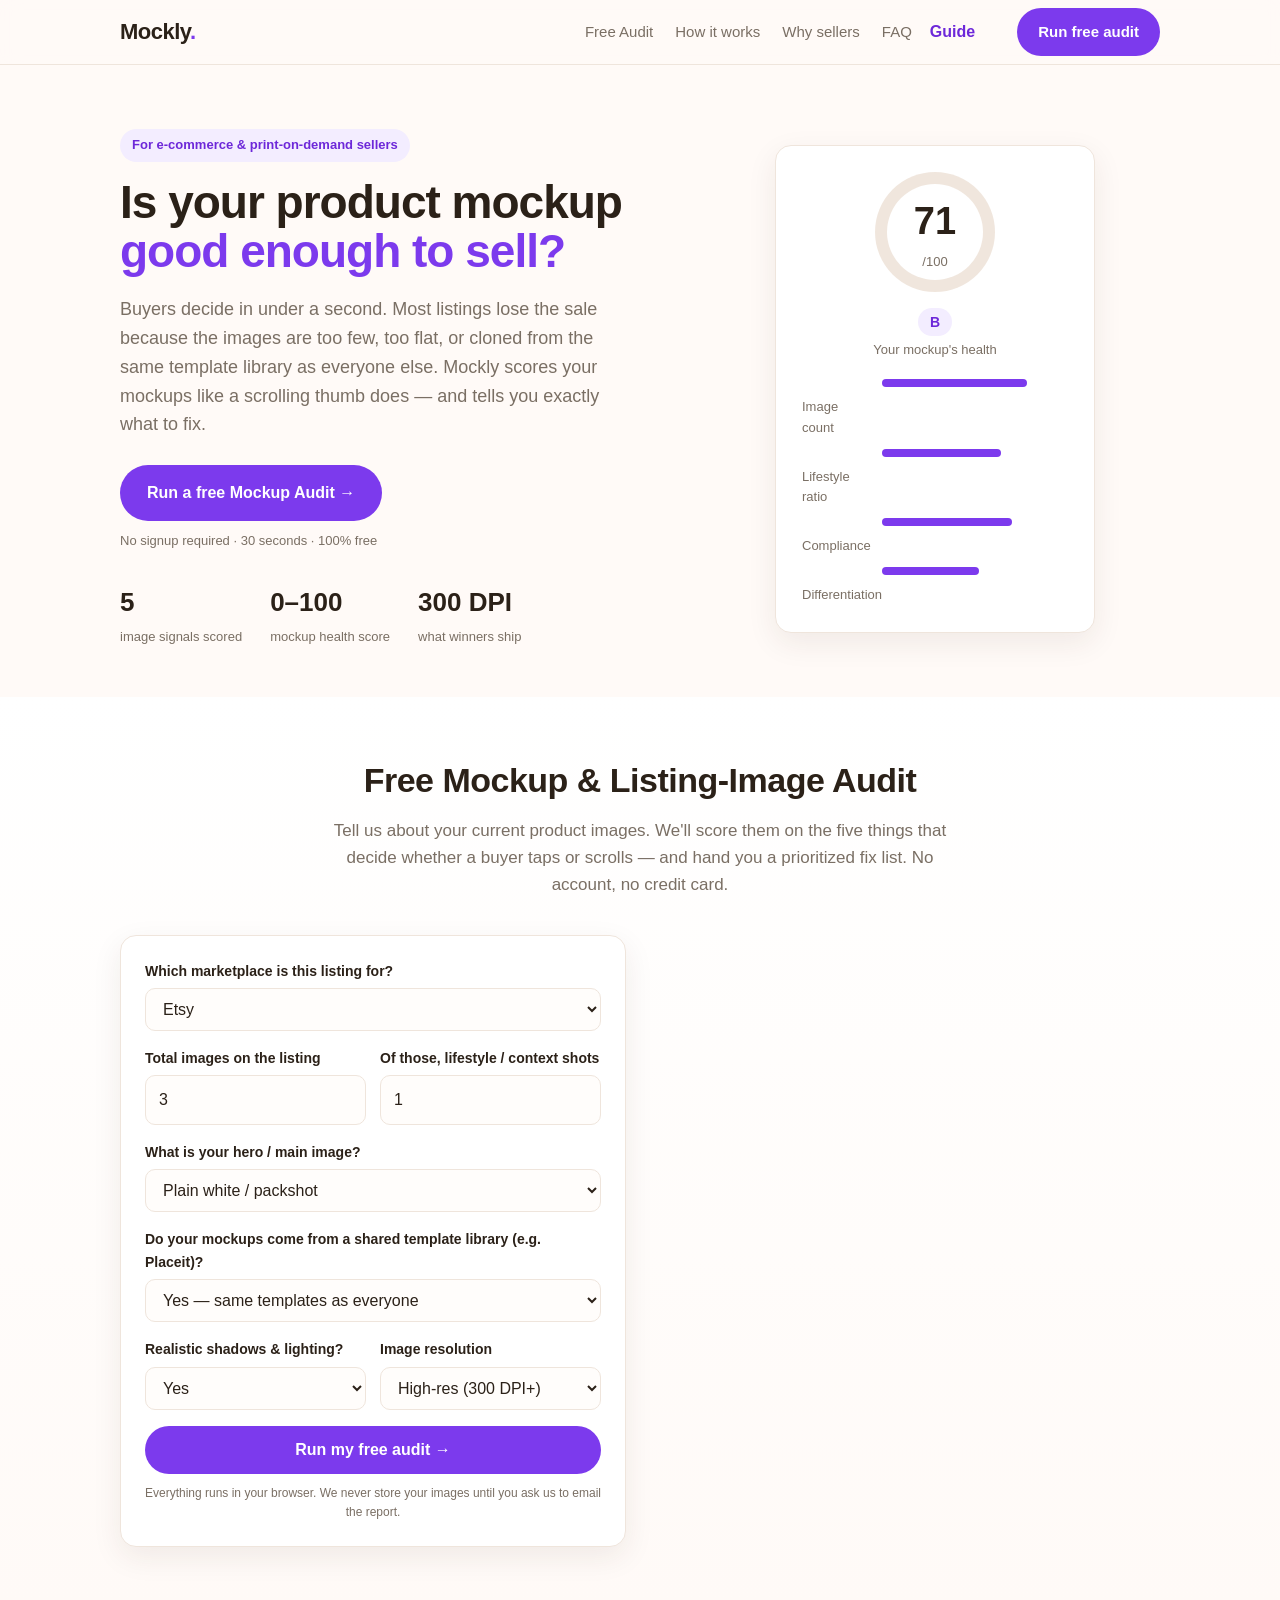
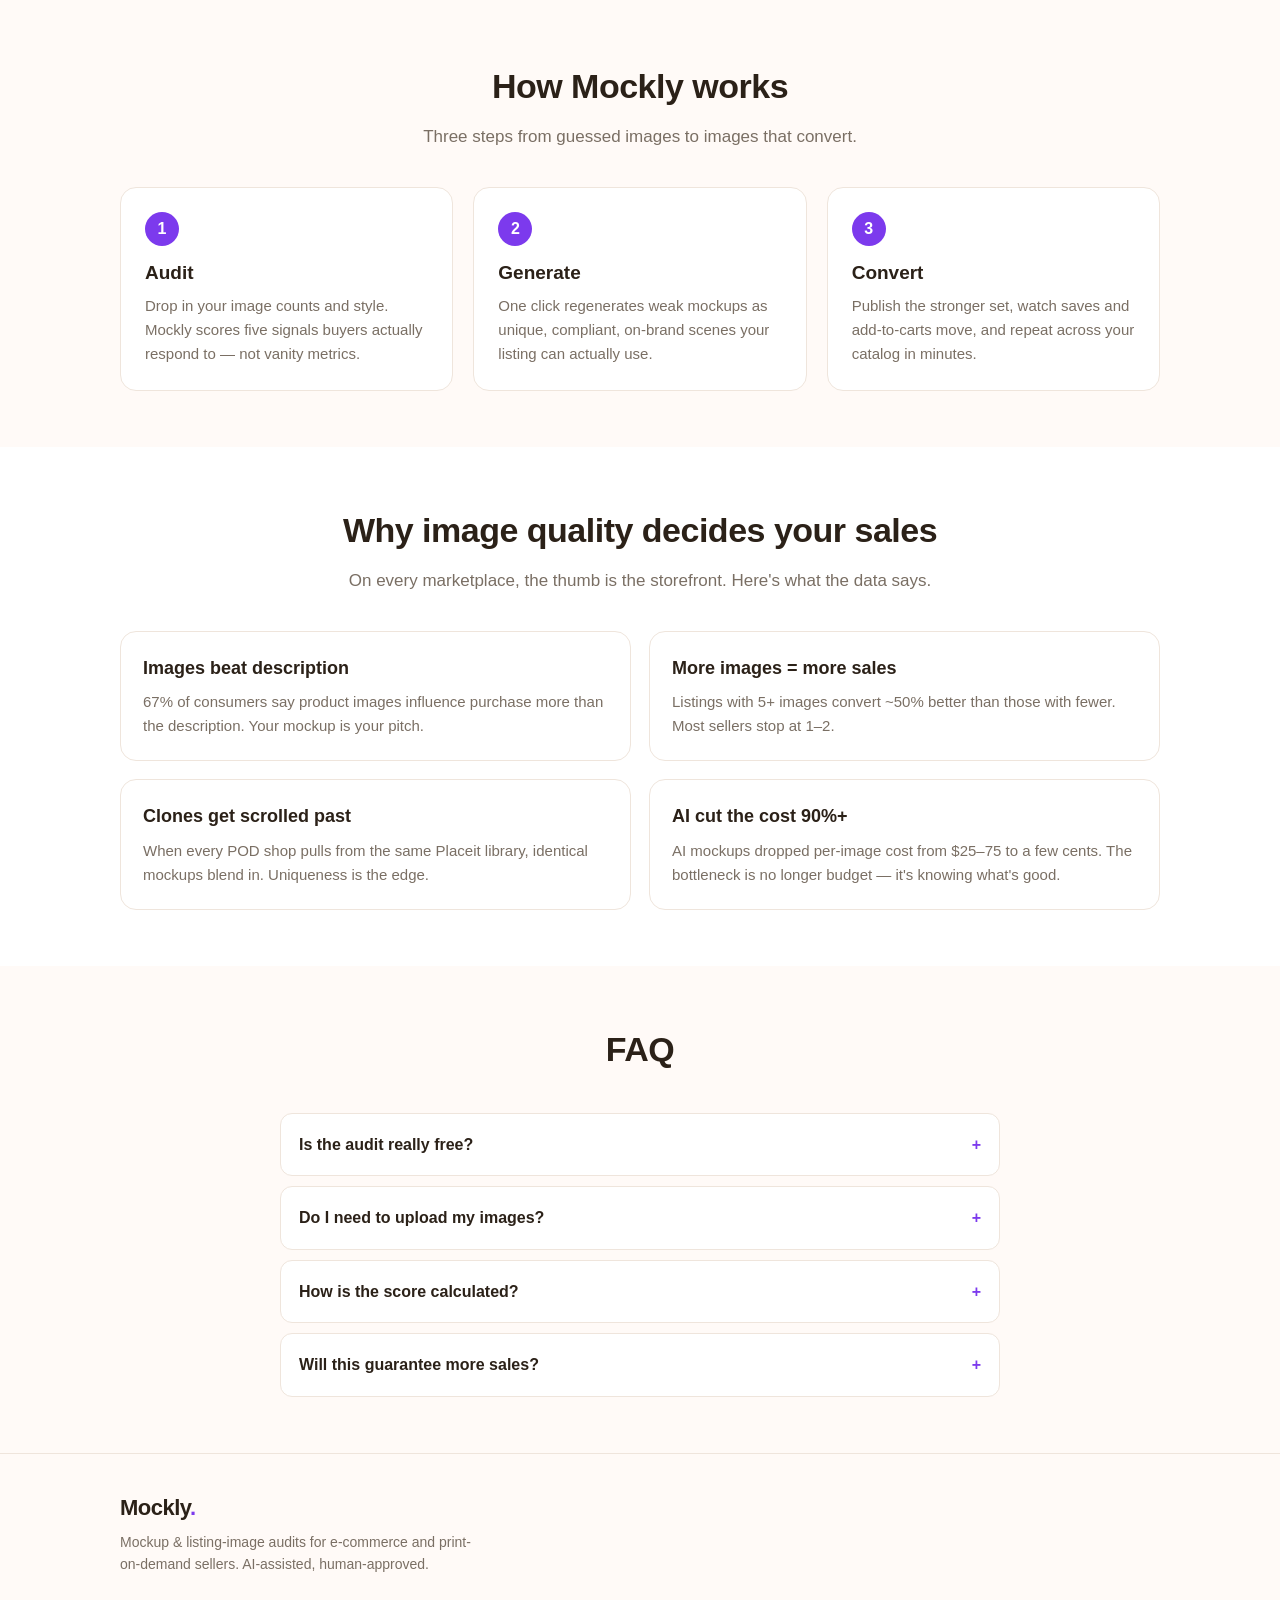
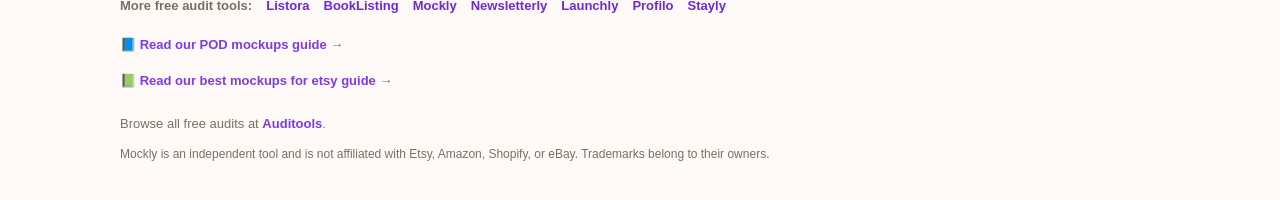
<file: index.html>
<!DOCTYPE html>
<html lang="en">
<head>
  <meta charset="UTF-8" />
  <meta name="viewport" content="width=device-width, initial-scale=1.0" />
  <title>Mockly — Is your product mockup actually good? (free mockup & listing-image audit)</title>
  <meta name="description" content="Mockly scores your e-commerce / POD product images like a buyer's thumb does — image count, lifestyle vs flat ratio, marketplace compliance, template-clone risk, and conversion readiness. Free 0–100 audit, no signup." />
  <link rel="canonical" href="https://Viyozc.github.io/mockly-ai/" />
  <meta property="og:type" content="website" />
  <meta property="og:title" content="Mockly — Is your product mockup actually good? (free mockup & listing-image audit)" />
  <meta property="og:description" content="Mockly scores your e-commerce / POD product images like a buyer's thumb does — image count, lifestyle vs flat ratio, marketplace compliance, template-clone risk, and conversion readiness. Free 0–100 audit, no signup." />
  <meta property="og:url" content="https://Viyozc.github.io/mockly-ai/" />
  <meta property="og:image" content="https://Viyozc.github.io/mockly-ai/assets/og-image.png" />
  <meta property="og:image:width" content="1200" />
  <meta property="og:image:height" content="630" />
  <meta property="og:image:alt" content="Mockly — Is your product mockup actually good?" />
  <meta name="twitter:image" content="https://Viyozc.github.io/mockly-ai/assets/og-image.png" />
  <meta name="twitter:image:alt" content="Mockly — Is your product mockup actually good?" />
  <meta name="twitter:card" content="summary_large_image" />
  <meta name="twitter:title" content="Mockly — Is your product mockup actually good? (free mockup & listing-image audit)" />
  <meta name="twitter:description" content="Mockly scores your e-commerce / POD product images like a buyer's thumb does — image count, lifestyle vs flat ratio, marketplace compliance, template-clone risk, and conversion readiness. Free 0–100 audit, no signup." />

  <link rel="preconnect" href="https://fonts.googleapis.com" />
  <link rel="stylesheet" href="assets/style.css" />

  <script type="application/ld+json">
  {"@context": "https://schema.org", "@type": "SoftwareApplication", "name": "Mockly", "url": "https://Viyozc.github.io/mockly-ai/", "applicationCategory": "BusinessApplication", "operatingSystem": "Web", "offers": {"@type": "Offer", "price": "0", "priceCurrency": "USD"}, "screenshot": "https://Viyozc.github.io/mockly-ai/assets/og-image.png"}
  </script>

  <script type="application/ld+json">
  {"@context": "https://schema.org", "@type": "FAQPage", "mainEntity": [{"@type": "Question", "name": "Is the audit really free?", "acceptedAnswer": {"@type": "Answer", "text": "Yes. The on-page audit runs entirely in your browser and costs nothing. No account needed."}}, {"@type": "Question", "name": "Do I need to upload my images?", "acceptedAnswer": {"@type": "Answer", "text": "No. You describe your image setup with a few clicks. Mockly scores the strategy, not the pixels — so it works before you've generated anything."}}, {"@type": "Question", "name": "How is the score calculated?", "acceptedAnswer": {"@type": "Answer", "text": "We weight image count, lifestyle-vs-flat ratio, marketplace compliance (Amazon white-bg vs Etsy lifestyle), template-clone risk, and conversion readiness (shadows, lighting, resolution) — the signals that drive tap-through and add-to-cart."}}, {"@type": "Question", "name": "Will this guarantee more sales?", "acceptedAnswer": {"@type": "Answer", "text": "No tool can. But strong, differentiated, compliant images are the single biggest lever on conversion — and most listings leave easy points on the table. Mockly shows you exactly where."}}]}
  </script>
</head>
<body>
  <!-- ===== Nav ===== -->
  <header class="nav">
    <div class="container nav-inner">
      <a class="brand" href="#top">Mockly<span class="brand-dot">.</span></a>
      <nav class="nav-links">
        <a href="#audit">Free Audit</a>
        <a href="#how">How it works</a>
        <a href="#why">Why sellers</a>
        <a href="#faq">FAQ</a>
      </nav>
      <a href="./blog/" style="color:var(--brand-dk);font-weight:600;margin-right:16px;align-self:center;">Guide</a>
      <a class="btn btn-primary nav-cta" href="#audit">Run free audit</a>
    </div>
  </header>

  <!-- ===== Hero ===== -->
  <section class="hero" id="top">
    <div class="container hero-inner">
      <div class="hero-copy">
        <span class="badge">For e-commerce &amp; print-on-demand sellers</span>
        <h1>Is your product mockup <span class="hl">good enough to sell?</span></h1>
        <p class="lede">
          Buyers decide in under a second. Most listings lose the sale because the images are
          too few, too flat, or cloned from the same template library as everyone else.
          Mockly scores your mockups like a scrolling thumb does — and tells you exactly what to fix.
        </p>
        <div class="hero-actions">
          <a class="btn btn-primary btn-lg" href="#audit">Run a free Mockup Audit →</a>
          <span class="hero-note">No signup required · 30 seconds · 100% free</span>
        </div>
        <div class="hero-stats">
          <div><strong>5</strong><span>image signals scored</span></div>
          <div><strong>0–100</strong><span>mockup health score</span></div>
          <div><strong>300 DPI</strong><span>what winners ship</span></div>
        </div>
      </div>
      <div class="hero-visual" aria-hidden="true">
        <div class="score-card">
          <div class="score-ring"><span class="score-num" id="heroScore">—</span><span class="score-grad">/100</span></div>
          <div class="score-meta">
            <span class="grade" id="heroGrade">Grade</span>
            <span class="score-sub">Your mockup's health</span>
          </div>
          <div class="mini-bars">
            <div class="mbar"><i style="width:78%"></i><span>Image count</span></div>
            <div class="mbar"><i style="width:64%"></i><span>Lifestyle ratio</span></div>
            <div class="mbar"><i style="width:70%"></i><span>Compliance</span></div>
            <div class="mbar"><i style="width:52%"></i><span>Differentiation</span></div>
          </div>
        </div>
      </div>
    </div>
  </section>

  <!-- ===== Audit Tool ===== -->
  <section class="audit" id="audit">
    <div class="container">
      <div class="section-head">
        <h2>Free Mockup &amp; Listing-Image Audit</h2>
        <p>Tell us about your current product images. We'll score them on the five things that decide whether a buyer taps or scrolls — and hand you a prioritized fix list. No account, no credit card.</p>
      </div>

      <div class="audit-grid">
        <!-- Input -->
        <form class="audit-form" id="auditForm" novalidate>
          <label class="field">
            <span>Which marketplace is this listing for?</span>
            <select id="fPlatform">
              <option value="etsy">Etsy</option>
              <option value="amazon">Amazon</option>
              <option value="shopify">Shopify</option>
              <option value="ebay">eBay</option>
              <option value="other">Other / my own store</option>
            </select>
          </label>

          <div class="field-row">
            <label class="field">
              <span>Total images on the listing</span>
              <input type="number" id="fImgTotal" min="0" max="20" value="3" />
            </label>
            <label class="field">
              <span>Of those, lifestyle / context shots</span>
              <input type="number" id="fImgLife" min="0" max="20" value="1" />
            </label>
          </div>

          <label class="field">
            <span>What is your hero / main image?</span>
            <select id="fHero">
              <option value="white">Plain white / packshot</option>
              <option value="lifestyle">Lifestyle scene (real context)</option>
              <option value="flat">Flat color background</option>
              <option value="model">On-model / worn by person</option>
            </select>
          </label>

          <label class="field">
            <span>Do your mockups come from a shared template library (e.g. Placeit)?</span>
            <select id="fTemplate">
              <option value="yes">Yes — same templates as everyone</option>
              <option value="unsure">Not sure</option>
              <option value="no">No — unique / AI-generated per product</option>
            </select>
          </label>

          <div class="field-row">
            <label class="field">
              <span>Realistic shadows &amp; lighting?</span>
              <select id="fShadow">
                <option value="yes">Yes</option>
                <option value="partial">Partially</option>
                <option value="no">No / flat cutout</option>
              </select>
            </label>
            <label class="field">
              <span>Image resolution</span>
              <select id="fQuality">
                <option value="high">High-res (300 DPI+)</option>
                <option value="std">Standard web size</option>
              </select>
            </label>
          </div>

          <button type="submit" class="btn btn-primary btn-lg btn-block">Run my free audit →</button>
          <p class="form-fine">Everything runs in your browser. We never store your images until you ask us to email the report.</p>
        </form>

        <!-- Result -->
        <div class="audit-result" id="auditResult" hidden>
          <div class="result-top">
            <div class="score-ring lg">
              <span class="score-num" id="resScore">0</span>
              <span class="score-grad">/100</span>
            </div>
            <div>
              <span class="grade big" id="resGrade">—</span>
              <p class="result-sub" id="resSummary">—</p>
            </div>
          </div>

          <div class="bars" id="resBars"></div>

          <div class="tips">
            <h3>What to fix first</h3>
            <ul id="resTips"></ul>
          </div>

          <form class="email-capture" id="emailForm" action="https://formspree.io/f/meeyzkdp" method="POST">
            <label for="fEmail">Get the full report + weekly mockup &amp; conversion tips by email</label>
            <div class="email-row">
              <input type="email" id="fEmail" name="email" placeholder="you@email.com" required />
              <button type="submit" class="btn btn-primary">Email my report</button>
            </div>
            <p class="form-fine" id="emailNote">No spam. Unsubscribe anytime.</p>
          </form>
        </div>
      </div>
    </div>
  </section>

  <!-- ===== How it works ===== -->
  <section class="how" id="how">
    <div class="container">
      <div class="section-head">
        <h2>How Mockly works</h2>
        <p>Three steps from guessed images to images that convert.</p>
      </div>
      <div class="steps">
        <div class="step">
          <span class="step-num">1</span>
          <h3>Audit</h3>
          <p>Drop in your image counts and style. Mockly scores five signals buyers actually respond to — not vanity metrics.</p>
        </div>
        <div class="step">
          <span class="step-num">2</span>
          <h3>Generate</h3>
          <p>One click regenerates weak mockups as unique, compliant, on-brand scenes your listing can actually use.</p>
        </div>
        <div class="step">
          <span class="step-num">3</span>
          <h3>Convert</h3>
          <p>Publish the stronger set, watch saves and add-to-carts move, and repeat across your catalog in minutes.</p>
        </div>
      </div>
    </div>
  </section>

  <!-- ===== Why sellers ===== -->
  <section class="why" id="why">
    <div class="container">
      <div class="section-head">
        <h2>Why image quality decides your sales</h2>
        <p>On every marketplace, the thumb is the storefront. Here's what the data says.</p>
      </div>
      <div class="why-grid">
        <div class="why-card">
          <h3>Images beat description</h3>
          <p>67% of consumers say product images influence purchase more than the description. Your mockup is your pitch.</p>
        </div>
        <div class="why-card">
          <h3>More images = more sales</h3>
          <p>Listings with 5+ images convert ~50% better than those with fewer. Most sellers stop at 1–2.</p>
        </div>
        <div class="why-card">
          <h3>Clones get scrolled past</h3>
          <p>When every POD shop pulls from the same Placeit library, identical mockups blend in. Uniqueness is the edge.</p>
        </div>
        <div class="why-card">
          <h3>AI cut the cost 90%+</h3>
          <p>AI mockups dropped per-image cost from $25–75 to a few cents. The bottleneck is no longer budget — it's knowing what's good.</p>
        </div>
      </div>
    </div>
  </section>

  <!-- ===== FAQ ===== -->
  <section class="faq" id="faq">
    <div class="container">
      <div class="section-head">
        <h2>FAQ</h2>
      </div>
      <div class="faq-list">
        <details>
          <summary>Is the audit really free?</summary>
          <p>Yes. The on-page audit runs entirely in your browser and costs nothing. No account needed.</p>
        </details>
        <details>
          <summary>Do I need to upload my images?</summary>
          <p>No. You describe your image setup with a few clicks. Mockly scores the strategy, not the pixels — so it works before you've generated anything.</p>
        </details>
        <details>
          <summary>How is the score calculated?</summary>
          <p>We weight image count, lifestyle-vs-flat ratio, marketplace compliance (Amazon white-bg vs Etsy lifestyle), template-clone risk, and conversion readiness (shadows, lighting, resolution) — the signals that drive tap-through and add-to-cart.</p>
        </details>
        <details>
          <summary>Will this guarantee more sales?</summary>
          <p>No tool can. But strong, differentiated, compliant images are the single biggest lever on conversion — and most listings leave easy points on the table. Mockly shows you exactly where.</p>
        </details>
      </div>
    </div>
  </section>

  <!-- ===== Footer ===== -->
  <footer class="footer">
    <div class="container footer-inner">
      <div>
        <a class="brand" href="#top">Mockly<span class="brand-dot">.</span></a>
        <p class="footer-sub">Mockup &amp; listing-image audits for e-commerce and print-on-demand sellers. AI-assisted, human-approved.</p>
      </div>
            <div style="display:flex;flex-wrap:wrap;gap:14px;align-items:center;font-size:13px;margin-top:10px;">
        <span style="color:var(--muted);font-weight:600;">More free audit tools:</span>
<a href="https://Viyozc.github.io/listora/" style="color:var(--brand-dk);font-weight:600;">Listora</a><a href="https://Viyozc.github.io/booklisting-ai/" style="color:var(--brand-dk);font-weight:600;">BookListing</a><a href="https://Viyozc.github.io/mockly-ai/" style="color:var(--brand-dk);font-weight:600;">Mockly</a><a href="https://Viyozc.github.io/newsletterly-ai/" style="color:var(--brand-dk);font-weight:600;">Newsletterly</a><a href="https://Viyozc.github.io/launchly-ai/" style="color:var(--brand-dk);font-weight:600;">Launchly</a> <a href="https://Viyozc.github.io/profilo-ai/" style="color:var(--brand-dk);font-weight:600;">Profilo</a> <a href="https://Viyozc.github.io/stayly-ai/" style="color:var(--brand-dk);font-weight:600;">Stayly</a>
      </div>
            <p style="color:var(--muted);font-size:13px;margin-top:8px;">📘 <a href="./blog/" style="color:var(--brand);font-weight:600;">Read our POD mockups guide</a> →</p>
      <p style="color:var(--muted);font-size:13px;margin-top:6px;">📗 <a href="./blog/best-mockups-etsy/" style="color:var(--brand);font-weight:600;">Read our best mockups for etsy guide</a> →</p>
      <p style="color:var(--muted);font-size:13px;margin-top:12px;">Browse all free audits at <a href="https://Viyozc.github.io/auditools/" style="color:var(--brand);font-weight:600;">Auditools</a>.</p>

      <p class="footer-fine">Mockly is an independent tool and is not affiliated with Etsy, Amazon, Shopify, or eBay. Trademarks belong to their owners.</p>
    </div>
  </footer>

  <script src="assets/audit.js"></script>
</body>
</html>
</file>
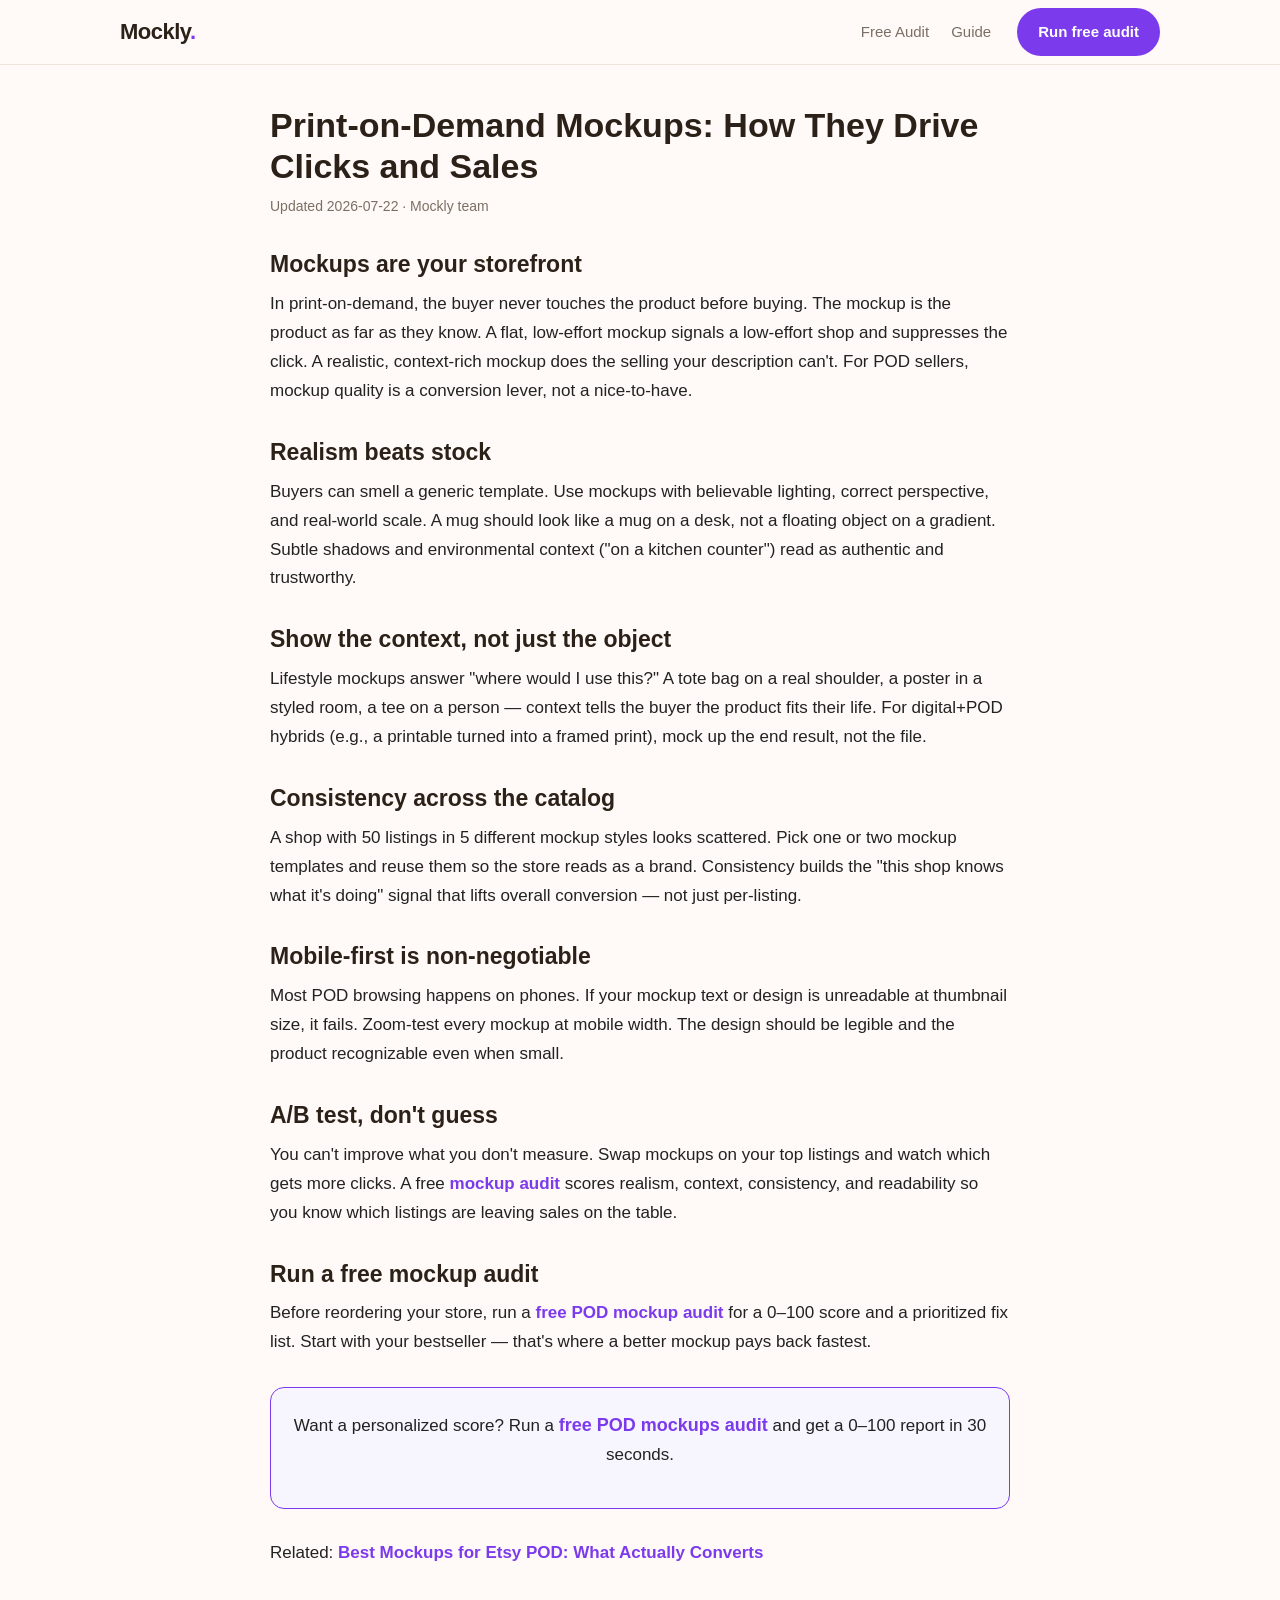
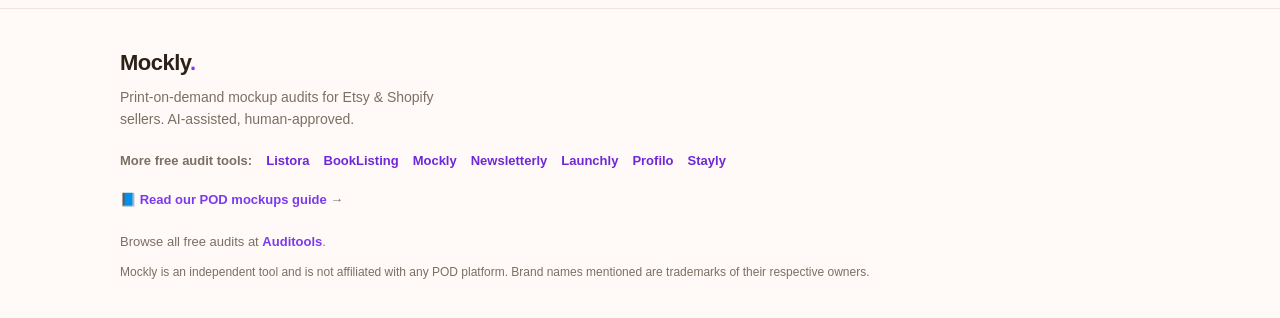
<file: blog/index.html>
<!DOCTYPE html>
<html lang="en">
<head>
  <meta charset="UTF-8" />
  <meta name="viewport" content="width=device-width, initial-scale=1.0" />
  <title>Print-on-Demand Mockups: How They Drive Clicks and Sales</title>
  <meta name="description" content="Why POD mockups are your real storefront — realism, context, consistency, and mobile-first design tactics that lift click-through and conversion." />
  <link rel="canonical" href="https://Viyozc.github.io/mockly-ai/blog/" />
  <meta property="og:type" content="article" />
  <meta property="og:title" content="Print-on-Demand Mockups: How They Drive Clicks and Sales" />
  <meta property="og:description" content="Why POD mockups are your real storefront — realism, context, consistency, and mobile-first design tactics that lift click-through and conversion." />
  <meta property="og:url" content="https://Viyozc.github.io/mockly-ai/blog/" />
  <meta property="og:image" content="https://Viyozc.github.io/mockly-ai/assets/og-image.png" />
  <meta name="twitter:card" content="summary_large_image" />
  <meta name="twitter:title" content="Print-on-Demand Mockups: How They Drive Clicks and Sales" />
  <meta name="twitter:description" content="Why POD mockups are your real storefront — realism, context, consistency, and mobile-first design tactics that lift click-through and conversion." />
  <meta name="twitter:image" content="https://Viyozc.github.io/mockly-ai/assets/og-image.png" />
  <link rel="stylesheet" href="../assets/style.css" />
  <script type="application/ld+json">
  {"@context": "https://schema.org", "@type": "Article", "headline": "Print-on-Demand Mockups: How They Drive Clicks and Sales", "description": "Why POD mockups are your real storefront \u2014 realism, context, consistency, and mobile-first design tactics that lift click-through and conversion.", "author": {"@type": "Organization", "name": "Mockly"}, "publisher": {"@type": "Organization", "name": "Mockly"}, "mainEntityOfPage": "https://Viyozc.github.io/mockly-ai/blog/", "datePublished": "2026-07-22"}
  </script>
  <style>
    .article {max-width:780px;margin:40px auto;padding:0 20px;}
    .article h1 {font-size:34px;line-height:1.2;margin:0 0 8px;}
    .article .meta {color:var(--muted);font-size:14px;margin-bottom:26px;}
    .article h2 {font-size:23px;margin:32px 0 10px;line-height:1.3;}
    .article p {font-size:17px;line-height:1.7;color:#222;margin:0 0 16px;}
    .article ul {margin:0 0 16px;padding-left:22px;}
    .article li {font-size:16px;line-height:1.6;margin-bottom:8px;}
    .article a {color:var(--brand);font-weight:600;}
    .article .cta-box {background:#f7f6ff;border:1px solid var(--brand);border-radius:14px;padding:22px;margin:30px 0;text-align:center;}
    .article .cta-box a {font-size:18px;}
  </style>
</head>
<body>
  <header class="nav">
    <div class="container nav-inner">
      <a class="brand" href="../">Mockly<span class="brand-dot">.</span></a>
      <nav class="nav-links">
        <a href="../#audit">Free Audit</a>
        <a href="./">Guide</a>
      </nav>
      <a class="btn btn-primary nav-cta" href="../#audit">Run free audit</a>
    </div>
  </header>
  <article class="container article">
    <h1>Print-on-Demand Mockups: How They Drive Clicks and Sales</h1>
    <p class="meta">Updated 2026-07-22 · Mockly team</p>
    
<h2>Mockups are your storefront</h2>
<p>In print-on-demand, the buyer never touches the product before buying. The mockup <em>is</em> the product as far as they know. A flat, low-effort mockup signals a low-effort shop and suppresses the click. A realistic, context-rich mockup does the selling your description can't. For POD sellers, mockup quality is a conversion lever, not a nice-to-have.</p>

<h2>Realism beats stock</h2>
<p>Buyers can smell a generic template. Use mockups with believable lighting, correct perspective, and real-world scale. A mug should look like a mug on a desk, not a floating object on a gradient. Subtle shadows and environmental context ("on a kitchen counter") read as authentic and trustworthy.</p>

<h2>Show the context, not just the object</h2>
<p>Lifestyle mockups answer "where would I use this?" A tote bag on a real shoulder, a poster in a styled room, a tee on a person — context tells the buyer the product fits their life. For digital+POD hybrids (e.g., a printable turned into a framed print), mock up the end result, not the file.</p>

<h2>Consistency across the catalog</h2>
<p>A shop with 50 listings in 5 different mockup styles looks scattered. Pick one or two mockup templates and reuse them so the store reads as a brand. Consistency builds the "this shop knows what it's doing" signal that lifts overall conversion — not just per-listing.</p>

<h2>Mobile-first is non-negotiable</h2>
<p>Most POD browsing happens on phones. If your mockup text or design is unreadable at thumbnail size, it fails. Zoom-test every mockup at mobile width. The design should be legible and the product recognizable even when small.</p>

<h2>A/B test, don't guess</h2>
<p>You can't improve what you don't measure. Swap mockups on your top listings and watch which gets more clicks. A free <a href="../#audit">mockup audit</a> scores realism, context, consistency, and readability so you know which listings are leaving sales on the table.</p>

<h2>Run a free mockup audit</h2>
<p>Before reordering your store, run a <a href="../#audit">free POD mockup audit</a> for a 0–100 score and a prioritized fix list. Start with your bestseller — that's where a better mockup pays back fastest.</p>

    <div class="cta-box">
      <p>Want a personalized score? Run a <a href="../#audit">free POD mockups audit</a> and get a 0–100 report in 30 seconds.</p>
    </div>
  <p class="related">Related: <a href="./best-mockups-etsy/">Best Mockups for Etsy POD: What Actually Converts</a></p>
  </article>
  <footer class="footer">
    <div class="container footer-inner">
      <div>
        <a class="brand" href="../">Mockly<span class="brand-dot">.</span></a>
        <p class="footer-sub">Print-on-demand mockup audits for Etsy & Shopify sellers. AI-assisted, human-approved.</p>
      </div>
      <div style="display:flex;flex-wrap:wrap;gap:14px;align-items:center;font-size:13px;margin-top:10px;"><span style="color:var(--muted);font-weight:600;">More free audit tools:</span><a href="https://Viyozc.github.io/listora/" style="color:var(--brand-dk);font-weight:600;">Listora</a><a href="https://Viyozc.github.io/booklisting-ai/" style="color:var(--brand-dk);font-weight:600;">BookListing</a><a href="https://Viyozc.github.io/mockly-ai/" style="color:var(--brand-dk);font-weight:600;">Mockly</a><a href="https://Viyozc.github.io/newsletterly-ai/" style="color:var(--brand-dk);font-weight:600;">Newsletterly</a><a href="https://Viyozc.github.io/launchly-ai/" style="color:var(--brand-dk);font-weight:600;">Launchly</a><a href="https://Viyozc.github.io/profilo-ai/" style="color:var(--brand-dk);font-weight:600;">Profilo</a><a href="https://Viyozc.github.io/stayly-ai/" style="color:var(--brand-dk);font-weight:600;">Stayly</a></div>
      <p style="color:var(--muted);font-size:13px;margin-top:8px;">📘 <a href="./" style="color:var(--brand);font-weight:600;">Read our POD mockups guide</a> →</p>
      <p style="color:var(--muted);font-size:13px;margin-top:12px;">Browse all free audits at <a href="https://Viyozc.github.io/auditools/" style="color:var(--brand);font-weight:600;">Auditools</a>.</p>
      <p class="footer-fine">Mockly is an independent tool and is not affiliated with any POD platform. Brand names mentioned are trademarks of their respective owners.</p>
    </div>
  </footer>
</body>
</html>
</file>
<file: assets/style.css>
:root {
  --bg: #fffaf7;
  --ink: #2b2118;
  --muted: #7a6f64;
  --line: #efe5dc;
  --brand: #7c3aed;
  --brand-dk: #6d28d9;
  --brand-soft: #f3edff;
  --good: #2f9e6b;
  --warn: #e0a106;
  --bad: #d9534f;
  --card: #ffffff;
  --shadow: 0 10px 30px rgba(60, 40, 20, 0.08);
  --radius: 16px;
  --maxw: 1080px;
}

* { box-sizing: border-box; margin: 0; padding: 0; }
html { scroll-behavior: smooth; }
body {
  font-family: -apple-system, BlinkMacSystemFont, "Segoe UI", Roboto, "Helvetica Neue", Arial, sans-serif;
  background: var(--bg);
  color: var(--ink);
  line-height: 1.6;
  -webkit-font-smoothing: antialiased;
}
.container { width: 100%; max-width: var(--maxw); margin: 0 auto; padding: 0 20px; }
a { color: inherit; text-decoration: none; }
em { font-style: normal; }

/* Buttons */
.btn {
  display: inline-block;
  font-weight: 600;
  border-radius: 999px;
  padding: 11px 20px;
  cursor: pointer;
  border: 1px solid transparent;
  font-size: 15px;
  transition: transform .08s ease, background .2s ease, box-shadow .2s ease;
}
.btn:active { transform: translateY(1px); }
.btn-primary { background: var(--brand); color: #fff; }
.btn-primary:hover { background: var(--brand-dk); box-shadow: 0 6px 18px rgba(241,100,30,.35); }
.btn-lg { padding: 14px 26px; font-size: 16px; }
.btn-block { width: 100%; text-align: center; }

/* Nav */
.nav {
  position: sticky; top: 0; z-index: 50;
  background: rgba(255,250,247,.85);
  backdrop-filter: blur(10px);
  border-bottom: 1px solid var(--line);
}
.nav-inner { display: flex; align-items: center; gap: 18px; height: 64px; }
.brand { font-weight: 800; font-size: 22px; letter-spacing: -.5px; }
.brand-dot { color: var(--brand); }
.nav-links { display: flex; gap: 22px; margin-left: auto; font-size: 15px; color: var(--muted); }
.nav-links a:hover { color: var(--ink); }
.nav-cta { margin-left: 8px; }

/* Hero */
.hero { padding: 64px 0 48px; }
.hero-inner { display: grid; grid-template-columns: 1.1fr .9fr; gap: 40px; align-items: center; }
.badge {
  display: inline-block; background: var(--brand-soft); color: var(--brand-dk);
  font-size: 13px; font-weight: 600; padding: 6px 12px; border-radius: 999px; margin-bottom: 16px;
}
.hero h1 { font-size: 46px; line-height: 1.08; letter-spacing: -1px; font-weight: 800; }
.hl { color: var(--brand); }
.lede { color: var(--muted); font-size: 18px; margin: 18px 0 26px; max-width: 520px; }
.hero-actions { display: flex; flex-direction: column; gap: 10px; align-items: flex-start; }
.hero-note { font-size: 13px; color: var(--muted); }
.hero-stats { display: flex; gap: 28px; margin-top: 30px; }
.hero-stats strong { display: block; font-size: 26px; color: var(--ink); }
.hero-stats span { font-size: 13px; color: var(--muted); }

/* Hero visual / score card */
.hero-visual { display: flex; justify-content: center; }
.score-card {
  background: var(--card); border: 1px solid var(--line); border-radius: var(--radius);
  box-shadow: var(--shadow); padding: 26px; width: 320px;
}
.score-ring {
  width: 120px; height: 120px; border-radius: 50%;
  background: conic-gradient(var(--brand) 0deg, #f0e6dd 0deg);
  display: flex; align-items: center; justify-content: center; flex-direction: column;
  margin: 0 auto 16px; position: relative;
}
.score-ring::after {
  content: ""; position: absolute; inset: 12px; background: var(--card); border-radius: 50%;
}
.score-ring.lg { width: 150px; height: 150px; }
.score-num { position: relative; z-index: 1; font-size: 38px; font-weight: 800; }
.score-ring.lg .score-num { font-size: 46px; }
.score-grad { position: relative; z-index: 1; font-size: 13px; color: var(--muted); }
.score-meta { text-align: center; margin-bottom: 18px; }
.grade {
  display: inline-block; background: var(--brand-soft); color: var(--brand-dk);
  font-weight: 700; padding: 3px 12px; border-radius: 999px; font-size: 14px;
}
.grade.big { font-size: 18px; padding: 5px 16px; }
.score-sub { display: block; font-size: 13px; color: var(--muted); margin-top: 4px; }
.mini-bars { display: flex; flex-direction: column; gap: 10px; }
.mbar { display: grid; grid-template-columns: 70px 1fr; align-items: center; gap: 10px; font-size: 13px; color: var(--muted); }
.mbar i { display: block; height: 8px; background: var(--brand); border-radius: 999px; }
.mbar i { grid-column: 2; }
.mbar span { grid-column: 1; }

/* Section heads */
.section-head { text-align: center; max-width: 640px; margin: 0 auto 36px; }
.section-head h2 { font-size: 34px; letter-spacing: -.5px; font-weight: 800; }
.section-head p { color: var(--muted); margin-top: 10px; font-size: 17px; }

/* Audit */
.audit { padding: 56px 0; background: linear-gradient(180deg, #fff 0%, var(--bg) 100%); }
.audit-grid { display: grid; grid-template-columns: 1fr 1fr; gap: 28px; align-items: start; }
.audit-form, .audit-result {
  background: var(--card); border: 1px solid var(--line); border-radius: var(--radius);
  box-shadow: var(--shadow); padding: 24px;
}
.field { display: block; margin-bottom: 16px; }
.field > span { display: flex; justify-content: space-between; font-size: 14px; font-weight: 600; margin-bottom: 6px; }
.field em { color: var(--muted); font-weight: 500; font-size: 12px; }
.field input, .field textarea, .field select {
  width: 100%; border: 1px solid var(--line); border-radius: 10px; padding: 11px 13px;
  font: inherit; color: var(--ink); background: #fffdfb; resize: vertical;
}
.field input:focus, .field textarea:focus, .field select:focus { outline: none; border-color: var(--brand); box-shadow: 0 0 0 3px var(--brand-soft); }
.field-row { display: flex; gap: 14px; }
.field-row .field { flex: 1; }
@media (max-width: 560px) { .field-row { flex-direction: column; gap: 0; } }
.form-fine { font-size: 12px; color: var(--muted); text-align: center; margin-top: 10px; }

/* Result */
.result-top { display: flex; gap: 20px; align-items: center; margin-bottom: 22px; }
.result-sub { font-size: 14px; color: var(--muted); margin-top: 6px; max-width: 240px; }
.bars { display: flex; flex-direction: column; gap: 12px; margin-bottom: 22px; }
.bar-row { display: grid; grid-template-columns: 110px 1fr 38px; align-items: center; gap: 10px; font-size: 13px; }
.bar-track { height: 9px; background: #f0e6dd; border-radius: 999px; overflow: hidden; }
.bar-fill { height: 100%; border-radius: 999px; background: var(--brand); transition: width .5s ease; }
.bar-val { text-align: right; color: var(--muted); font-weight: 600; }
.tips h3 { font-size: 16px; margin-bottom: 10px; }
.tips ul { list-style: none; display: flex; flex-direction: column; gap: 8px; }
.tips li { background: var(--brand-soft); border-radius: 10px; padding: 10px 12px; font-size: 14px; position: relative; padding-left: 34px; }
.tips li::before { content: "→"; position: absolute; left: 12px; color: var(--brand-dk); font-weight: 800; }
.tips li.ok { background: #e9f7f0; }
.tips li.ok::before { content: "✓"; color: var(--good); }

.email-capture { border-top: 1px solid var(--line); padding-top: 18px; margin-top: 4px; }
.email-capture label { display: block; font-size: 14px; font-weight: 600; margin-bottom: 8px; }
.email-row { display: flex; gap: 8px; }
.email-row input { flex: 1; border: 1px solid var(--line); border-radius: 10px; padding: 11px 13px; font: inherit; }
.email-row input:focus { outline: none; border-color: var(--brand); box-shadow: 0 0 0 3px var(--brand-soft); }

/* How */
.how { padding: 56px 0; }
.steps { display: grid; grid-template-columns: repeat(3, 1fr); gap: 20px; }
.step { background: var(--card); border: 1px solid var(--line); border-radius: var(--radius); padding: 24px; }
.step-num { display: inline-flex; width: 34px; height: 34px; align-items: center; justify-content: center; background: var(--brand); color: #fff; border-radius: 50%; font-weight: 800; margin-bottom: 12px; }
.step h3 { font-size: 19px; margin-bottom: 6px; }
.step p { color: var(--muted); font-size: 15px; }

/* Why */
.why { padding: 56px 0; background: #fff; }
.why-grid { display: grid; grid-template-columns: 1fr 1fr; gap: 18px; }
.why-card { border: 1px solid var(--line); border-radius: var(--radius); padding: 22px; }
.why-card h3 { font-size: 18px; margin-bottom: 8px; }
.why-card p { color: var(--muted); font-size: 15px; }

/* FAQ */
.faq { padding: 56px 0; }
.faq-list { max-width: 720px; margin: 0 auto; display: flex; flex-direction: column; gap: 10px; }
.faq details { background: var(--card); border: 1px solid var(--line); border-radius: 12px; padding: 4px 18px; }
.faq summary { cursor: pointer; font-weight: 600; padding: 14px 0; list-style: none; }
.faq summary::-webkit-details-marker { display: none; }
.faq summary::after { content: "+"; float: right; color: var(--brand); font-weight: 800; }
.faq details[open] summary::after { content: "−"; }
.faq details p { color: var(--muted); padding: 0 0 14px; font-size: 15px; }

/* Footer */
.footer { border-top: 1px solid var(--line); padding: 36px 0; background: var(--bg); }
.footer-inner { display: flex; flex-direction: column; gap: 10px; }
.footer-sub { color: var(--muted); font-size: 14px; margin-top: 6px; max-width: 360px; }
.footer-fine { font-size: 12px; color: var(--muted); }

/* Responsive */
@media (max-width: 860px) {
  .hero-inner, .audit-grid, .why-grid { grid-template-columns: 1fr; }
  .hero-visual { order: -1; }
  .steps { grid-template-columns: 1fr; }
  .nav-links { display: none; }
  .hero h1 { font-size: 36px; }
}
</file>
